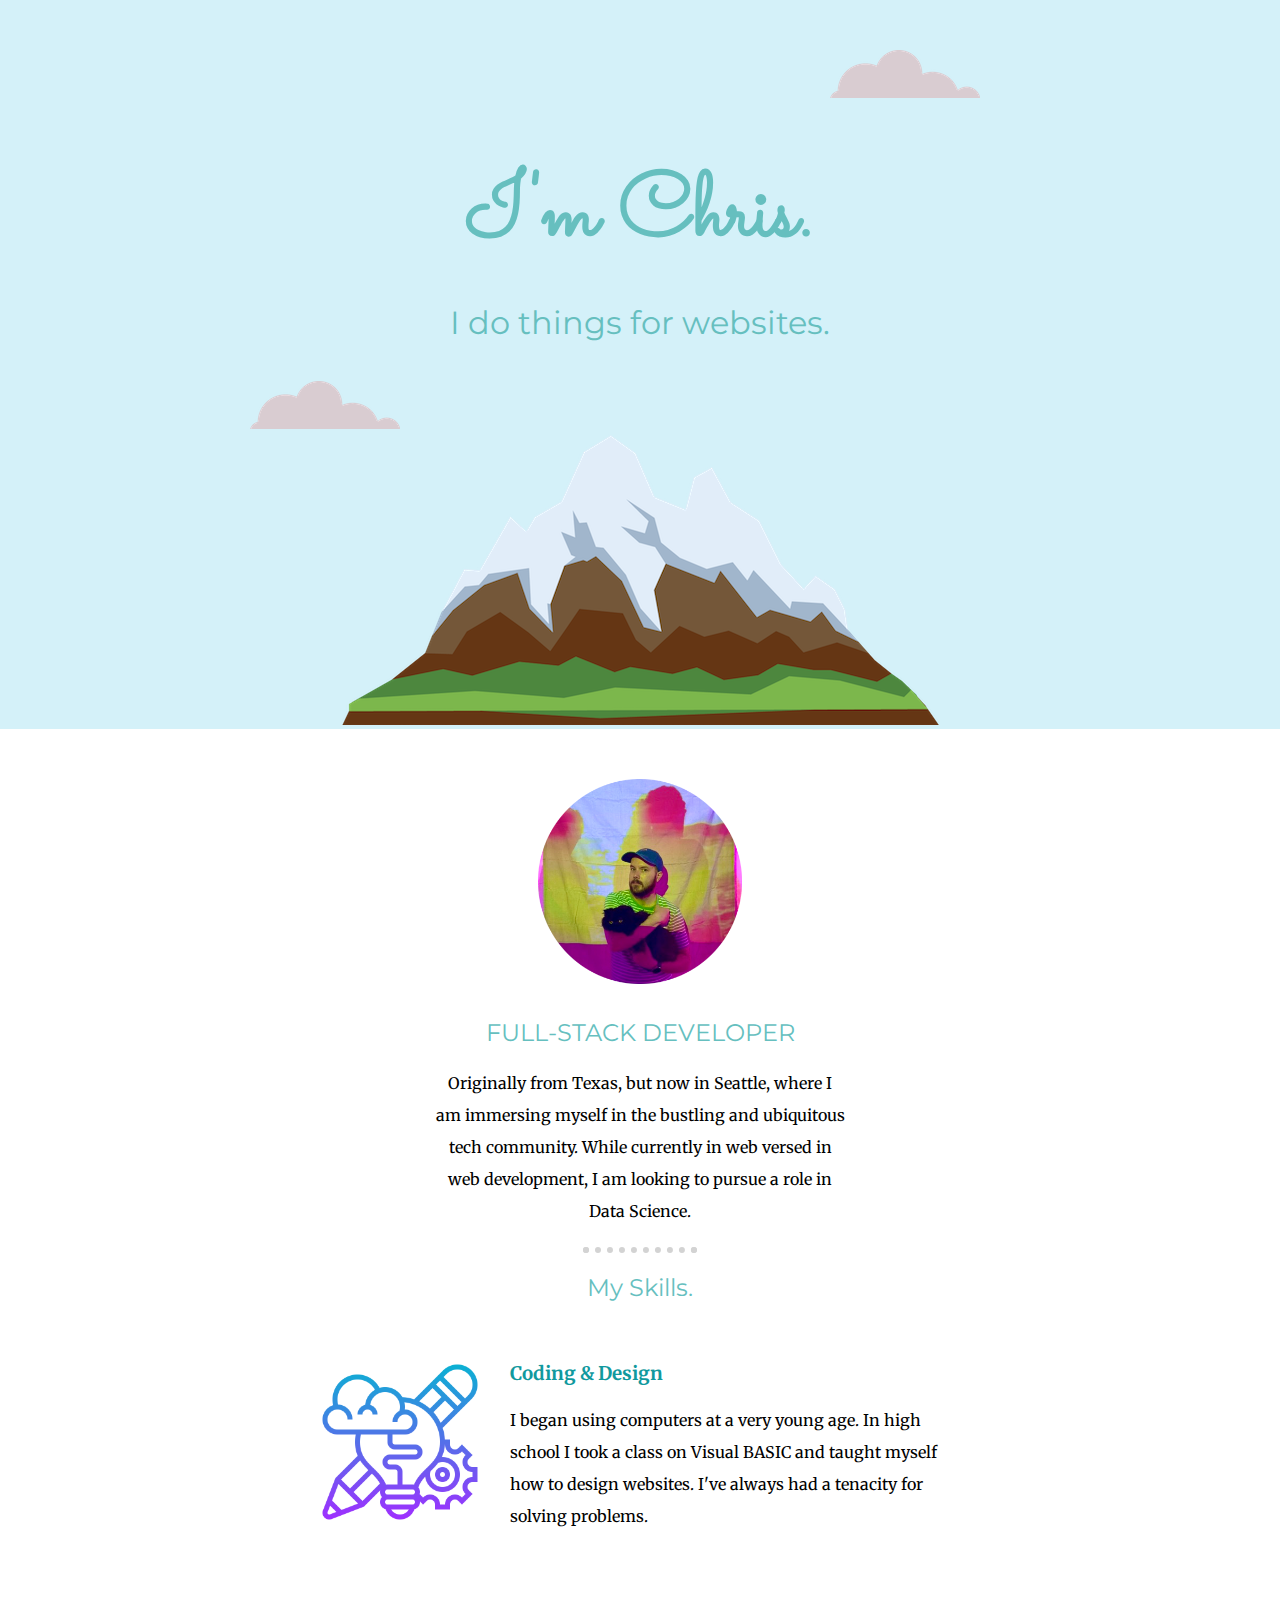
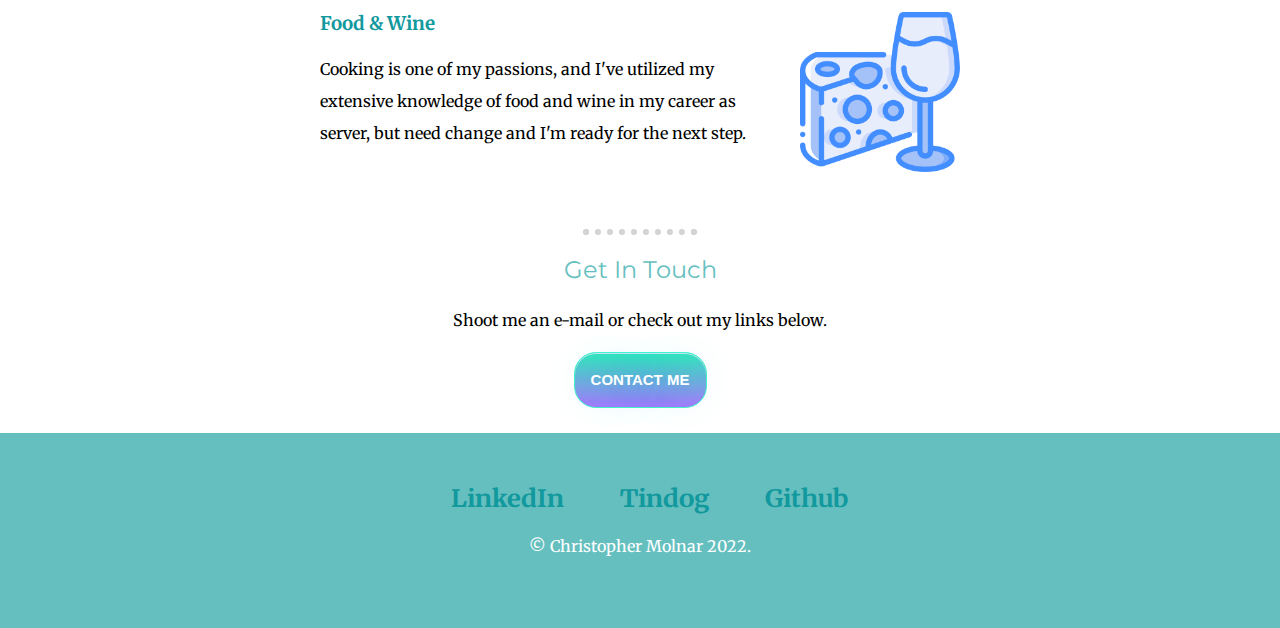
<file: index.html>
<!DOCTYPE html>
<html lang="en" dir="ltr">
  <head>
    <meta charset="utf-8">
    <title>Chris M.</title>
    <link rel="stylesheet" href="styles.css">
    <link rel="preconnect" href="https://fonts.googleapis.com">
<link rel="preconnect" href="https://fonts.gstatic.com" crossorigin>
<link href="https://fonts.googleapis.com/css2?family=Merriweather&family=Montserrat&family=Sacramento&display=swap" rel="stylesheet">
  </head>
  <body>
    <div class="top-container">
      <img class="top-cloud" src="images/cloud.png" alt="cloud-img">
      <h1>I'm Chris.</h1>
      <h2 class="title">I do things for websites.</h2>
      <img class="bottom-cloud" src="images/cloud.png" alt="cloud-img">
      <img src="images/mountain.png" alt="mountain-img">
</div>
<div class="middle-container">
  <div class="profile">
    <img src="images/profile.png" alt="profile-img" class="profile">
    <h2>FULL-STACK DEVELOPER</h2>
    <p class="intro">Originally from Texas, but now in Seattle, where I am immersing myself in the bustling and ubiquitous tech community. While currently in web
      versed in web development, I am looking to pursue a role in Data Science.
    </p>
  </div>
  <hr>
  <div class="skills">
    <h2>My Skills.</h2>
    <div class="skill-row">
      <img class="design" src="images/design-thinking.png" alt="design-img">
      <h3>Coding & Design</h3>
      <p>I began using computers at a very young age. In high school I took a class on Visual BASIC and taught myself how to design websites. I've always had a tenacity for solving problems.</p>
    </div>
    <div class="skill-row">
      <img class="wine" src="images/wine.png" alt="wine-img">
      <h3>Food & Wine</h3>
      <p>Cooking is one of my passions, and I've utilized my extensive knowledge of food and wine in my career as server, but need change and I'm ready for the next step.</p>
    </div>
  </div>
  <hr>
  <div class="contact-me">
    <h2>Get In Touch</h2>
    <p>Shoot me an e-mail or check out my links below.</p>
    <a class="btn" href="mailto:christopherstevenmolnar@gmail.com">CONTACT ME</a>
  </div>
</div>


<div class="bottom-container">
  <a class="footer-link" href="https://www.linkedin.com/in/christopher-molnar/">&nbsp;&nbsp;&nbsp;LinkedIn</a>
  <a class="footer-link" href="https://https://christophenmol.github.io/TinDog-Project/">&nbsp;&nbsp;Tindog&nbsp;</a>
  <a class="footer-link" href="https://github.com/ChristophenMol">&nbsp;Github</a>
  <p class="footer">© Christopher Molnar 2022.</p>
</div>
</body>
</html>
 <!--https://www.flaticon.com/free-icons/design-thinking design-thinking icons Design-thinking icons created by Eucalyp - Flaticon -->
 <!--https://www.flaticon.com/free-icons/wine Wine icons created by Smashicons - Flaticon -->
</file>
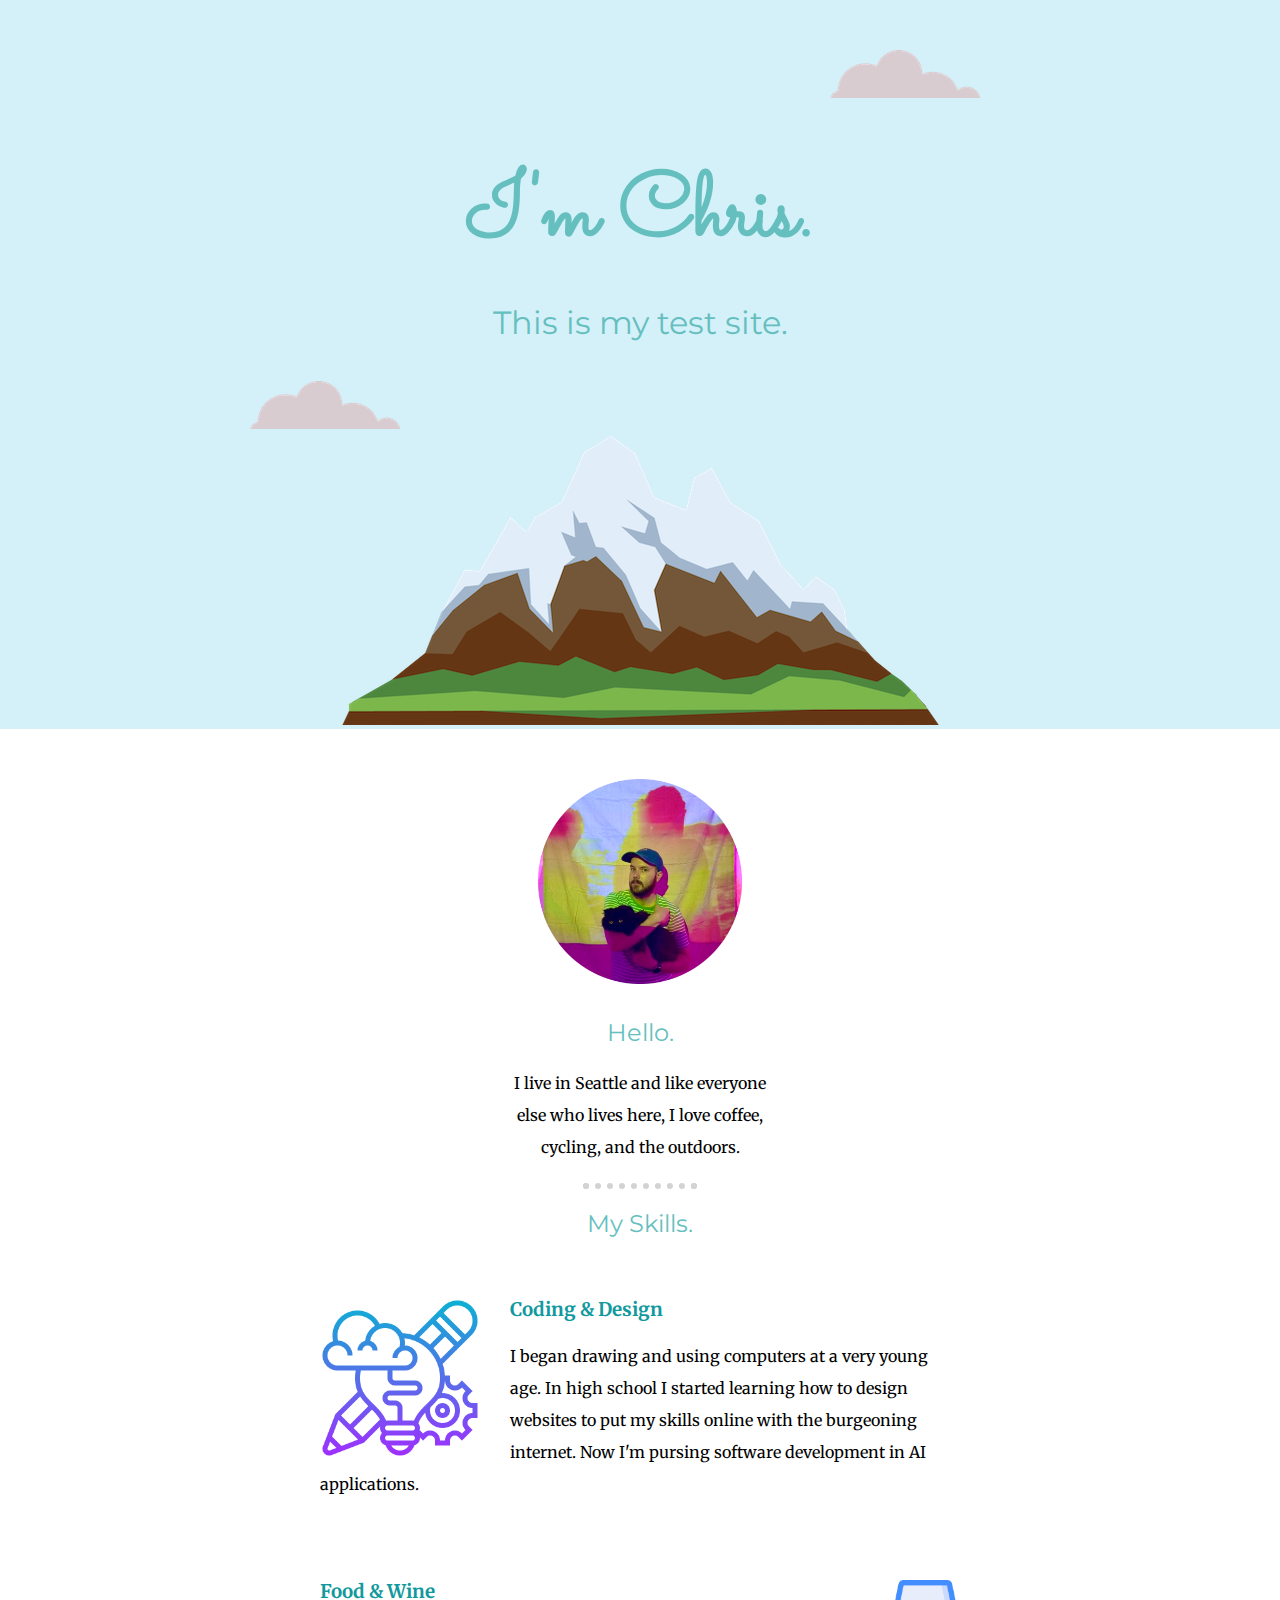
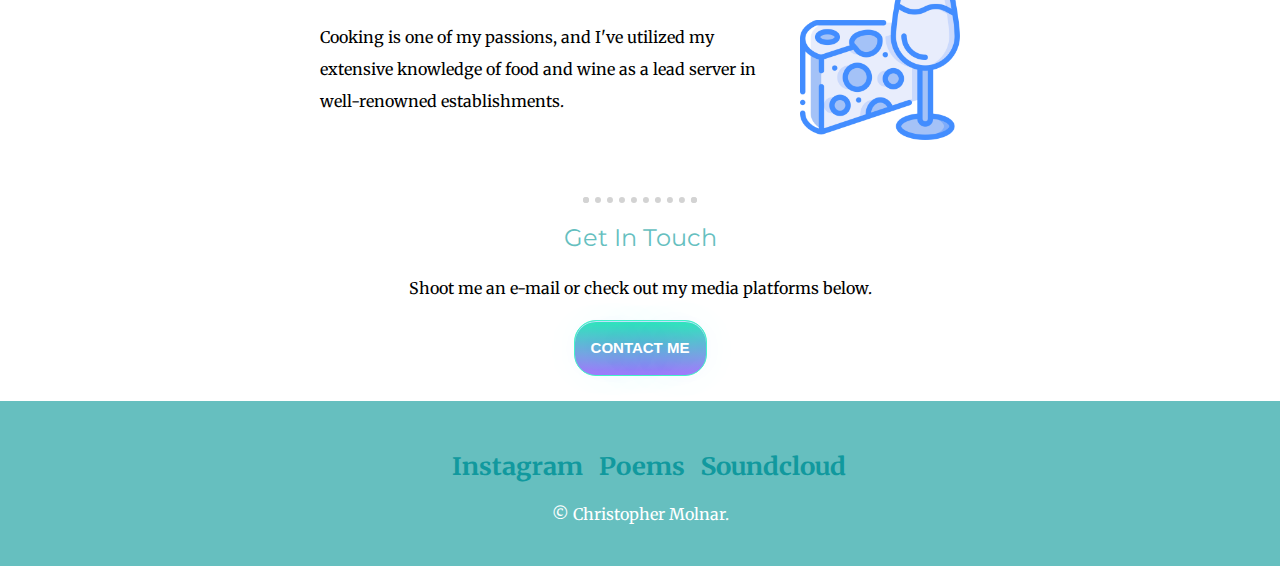
<file: css2/index.html>
<!DOCTYPE html>
<html lang="en" dir="ltr">
  <head>
    <meta charset="utf-8">
    <title>Chris M.</title>
    <link rel="stylesheet" href="styles.css">
    <link rel="preconnect" href="https://fonts.googleapis.com">
<link rel="preconnect" href="https://fonts.gstatic.com" crossorigin>
<link href="https://fonts.googleapis.com/css2?family=Merriweather&family=Montserrat&family=Sacramento&display=swap" rel="stylesheet">
  </head>
  <body>
    <div class="top-container">
      <img class="top-cloud" src="images/cloud.png" alt="cloud-img">
      <h1>I'm Chris.</h1>
      <h2 class="title">This is my test site.</h2>
      <img class="bottom-cloud" src="images/cloud.png" alt="cloud-img">
      <img src="images/mountain.png" alt="mountain-img">
</div>
<div class="middle-container">
  <div class="profile">
    <img src="images/profile.png" alt="profile-img" class="profile">
    <h2>Hello.</h2>
    <p class="intro">I live in Seattle and like everyone else who lives here, I love coffee, cycling, and the outdoors. </p>
  </div>
  <hr>
  <div class="skills">
    <h2>My Skills.</h2>
    <div class="skill-row">
      <img class="design" src="images/design-thinking.png" alt="design-img">
      <h3>Coding & Design</h3>
      <p>I began drawing and using computers at a very young age. In high school I started learning how to design websites to put my skills online with the burgeoning internet. Now I'm pursing software development in AI applications.</p>
    </div>
    <div class="skill-row">
      <img class="wine" src="images/wine.png" alt="wine-img">
      <h3>Food & Wine</h3>
      <p>Cooking is one of my passions, and I've utilized my extensive knowledge of food and wine as a lead server in well-renowned establishments.</p>
    </div>
  </div>
  <hr>
  <div class="contact-me">
    <h2>Get In Touch</h2>
    <p>Shoot me an e-mail or check out my media platforms below.</p>
    <a class="btn" href="mailto:christopherstevenmolnar@gmail.com">CONTACT ME</a>
  </div>
</div>


<div class="bottom-container">
  <a class="footer-link" href="https://www.instagram.com/kimchee.and.coffee/?hl=en">&nbsp;&nbsp;&nbsp;Instagram</a>
  <a class="footer-link" href="https://www.postpoems.org/authors/moltarlava">&nbsp;&nbsp;Poems&nbsp;</a>
  <a class="footer-link" href="https://www.soundcloud.com/pheno_type/tracks">&nbsp;Soundcloud</a>
  <p class="footer">© Christopher Molnar.</p>
</div>
</body>
</html>
 <!--https://www.flaticon.com/free-icons/design-thinking design-thinking icons Design-thinking icons created by Eucalyp - Flaticon -->
 <!--https://www.flaticon.com/free-icons/wine Wine icons created by Smashicons - Flaticon -->
</file>
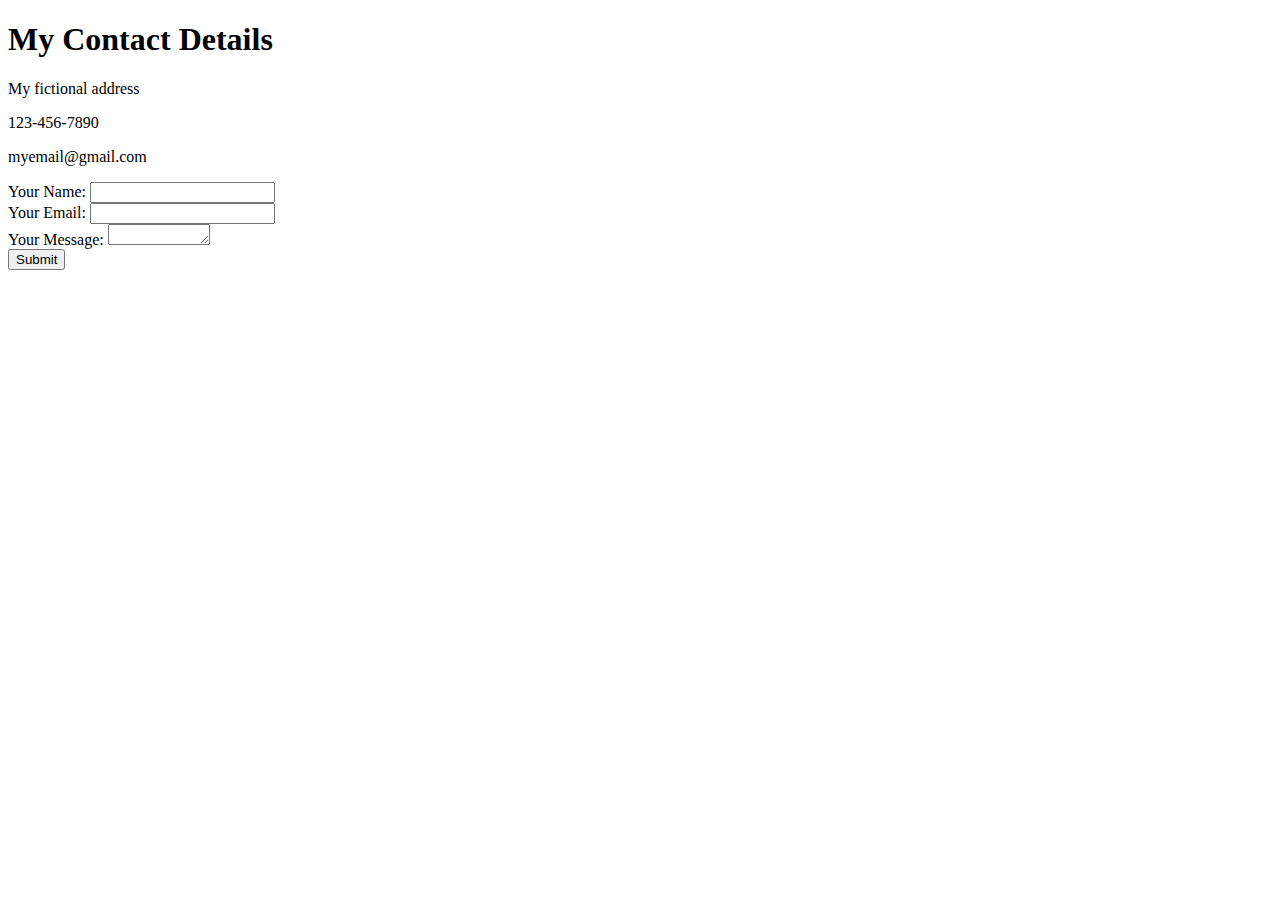
<file: contactinfo.html>
<!DOCTYPE html>
<html lang="en" dir="ltr">
  <head>
    <meta charset="utf-8">
    <title>My Contact Information</title>
  </head>
  <body>
    <h1>My Contact Details</h1>
    <p>My fictional address</p>
    <p>123-456-7890</p>
    <p>myemail@gmail.com</p>
<form class="" action="mailto:moltarlava@gmail.com" method="post">
  <label>Your Name:</label>
  <input type="text" name="" value=""><br>
  <label>Your Email:</label>
  <input type="email" name="yourEmail" value=""><br>
  <label>Your Message:</label>
<textarea name="yourMessage" rows="1" cols="10"></textarea><br>
  <input type="submit" name="">
</form>

  </body>
</html>
</file>
<file: styles.css>
body {
  margin: 0;
  text-align: center;
  font-family: "Merriweather", serif;
}
hr {
  border: dotted lightgray 6px;
  border-bottom: none;
  width: 8%;
  margin: 20px auto 20px auto;
}
p {
  line-height: 2;
}
h1 {
  font-size: 5.625rem;
  font-family: "Sacramento", serif;
  color: #66BFBF;
  margin-bottom: -6px;

}
h2 {
  font-family: "Montserrat", serif;
  color: #66BFBF;
  font-weight: normal;
}
.title {
  font-size: 2rem;
}

.intro {
  width: 80%;
  margin: auto;
}
.design {
  width: 25%;
  float: left;
  margin-right: 30px;

}
.wine {
  width: 25%;
  float: right;
  margin-left: 20px;

}
h3 {
  color: #11999E;

}
a {
  color: #11999E;
  font-family: "Merriweather",serif;
  font-weight: bold;
  font-size: 1.5em;
  font-stretch: expanded;
}
.top-container {background-color: #d4f1f9;
  position: relative;
  padding-top: 90px;

}
.bottom-cloud {
  position: absolute;
  left: 250px;
  bottom: 300px;

}
.top-cloud {
  position: absolute;
  right: 300px;
  top: 50px;
}
.skill-row {
  width: 50%;
  margin: 60px auto 80px auto;
  text-align: left;

}
.profile {
  width: 40%;
  margin: 25px auto 10px auto;
 
}

.middle-container {
  padding-bottom: 25px;

}
.bottom-container {
  background-color: #66BFBF;
  padding: 50px 0 50px;
}

.footer {
  color: white;
  
}
.footer-link {
  word-wrap:normal;
  padding: 0 20px 0 20px;
  margin: auto;
  display: inline-block;
  text-decoration: none;
}
.btn {
  margin: auto;
	-moz-box-shadow:inset 0 1px 0 0 #cae3fc;
	-webkit-box-shadow:inset 0 1px 0 0 #cae3fc;
	box-shadow:inset 0 1px 0 0 #cae3fc;
	background:-webkit-gradient( linear, left top, left bottom, color-stop(0.05, #36e3be), color-stop(1, #a779fc) );
	background:-moz-linear-gradient( linear, left top, left bottom, color-stop(0.05, #36e3be), color-stop(1, #a779fc) );
  background: -ms-linear-gradient( linear, left top, left bottom, color-stop(0.05, #36e3be), color-stop(1, #a779fc) );
background: -o-linear-gradient( linear, left top, left bottom, color-stop(0.05, #36e3be), color-stop(1, #a779fc) );
background: -webkit-linear-gradient( linear, left top, left bottom, color-stop(0.05, #36e3be), color-stop(1, #a779fc) );
	filter:progid:DXImageTransform.Microsoft.gradient(startColorstr='#36e3be', endColorstr='#a779fc');
	background-color:#36e3be;
	-webkit-border-top-left-radius:22px;
	-moz-border-radius-topleft:22px;
	border-top-left-radius:22px;
	-webkit-border-top-right-radius:22px;
	-moz-border-radius-topright:22px;
	border-top-right-radius:22px;
	-webkit-border-bottom-right-radius:22px;
	-moz-border-radius-bottomright:22px;
	border-bottom-right-radius:22px;
	-webkit-border-bottom-left-radius:22px;
	-moz-border-radius-bottomleft:22px;
	border-bottom-left-radius:22px;
text-indent:0;
	border:1px solid #47f5ca;
	display:inline-block;
	color:#ffffff;
	font-family:Arial;
	font-size:15px;
	font-weight:bold;
	font-style:normal;
height:54px;
	line-height:54px;
width:131px;
	text-decoration:none;
	text-align:center;
	text-shadow:1px 1px 45px #29a0cc;
}
.btn:hover {
	background:-webkit-gradient( linear, left top, left bottom, color-stop(0.05, #a779fc), color-stop(1, #36e3be) );
	background:-moz-linear-gradient( center top, #a779fc 5%, #36e3be 100% );
  background: -ms-linear-gradient( linear, left top, left bottom, color-stop(0.05, #a779fc), color-stop(1, #36e3be) );
background: -o-linear-gradient( linear, left top, left bottom, color-stop(0.05, #a779fc), color-stop(1, #36e3be) );
background: -webkit-linear-gradient( linear, left top, left bottom, color-stop(0.05, #a779fc), color-stop(1, #36e3be) );
	filter:progid:DXImageTransform.Microsoft.gradient(startColorstr='#a779fc', endColorstr='#36e3be');
	background-color:#a779fc;
}.btn:active {
	position:relative;
	top:1px;
}
</file>
<file: css2/styles.css>
body {
  margin: 0;
  text-align: center;
  font-family: "Merriweather", serif;
}
hr {
  border: dotted lightgray 6px;
  border-bottom: none;
  width: 8%;
  margin: 20px auto 20px auto;
}
p {
  line-height: 2;
}
h1 {
  font-size: 5.625rem;
  font-family: "Sacramento", serif;
  color: #66BFBF;
  margin-bottom: -6px;

}
h2 {
  font-family: "Montserrat", serif;
  color: #66BFBF;
  font-weight: normal;
}
.title {
  font-size: 2rem;
}

.intro {
  width: 50%;
  margin: auto;
}
.design {
  width: 25%;
  float: left;
  margin-right: 30px;

}
.wine {
  width: 25%;
  float: right;
  margin-left: 20px;

}
h3 {
  color: #11999E;

}
a {
  color: #11999E;
  font-family: "Merriweather",serif;
  font-weight: bold;
  font-size: 1.5em;
  font-stretch: expanded;
}
.top-container {background-color: #d4f1f9;
  position: relative;
  padding-top: 90px;

}
.bottom-cloud {
  position: absolute;
  left: 250px;
  bottom: 300px;

}
.top-cloud {
  position: absolute;
  right: 300px;
  top: 50px;
}
.skill-row {
  width: 50%;
  margin: 60px auto 80px auto;
  text-align: left;

}
.profile {
  width: 40%;
  margin: 25px auto 10px auto;
}

.middle-container {
  padding-bottom: 25px;

}
.bottom-container {
  background-color: #66BFBF;
  padding: 50px 0 20px;
}

.footer {
  color: white;
  
}
.footer-link {
  word-wrap:normal;
  margin: auto;
  display: inline-block;
  text-decoration: none;
}
.btn {
  margin: auto;
	-moz-box-shadow:inset 0 1px 0 0 #cae3fc;
	-webkit-box-shadow:inset 0 1px 0 0 #cae3fc;
	box-shadow:inset 0 1px 0 0 #cae3fc;
	background:-webkit-gradient( linear, left top, left bottom, color-stop(0.05, #36e3be), color-stop(1, #a779fc) );
	background:-moz-linear-gradient( linear, left top, left bottom, color-stop(0.05, #36e3be), color-stop(1, #a779fc) );
  background: -ms-linear-gradient( linear, left top, left bottom, color-stop(0.05, #36e3be), color-stop(1, #a779fc) );
background: -o-linear-gradient( linear, left top, left bottom, color-stop(0.05, #36e3be), color-stop(1, #a779fc) );
background: -webkit-linear-gradient( linear, left top, left bottom, color-stop(0.05, #36e3be), color-stop(1, #a779fc) );
	filter:progid:DXImageTransform.Microsoft.gradient(startColorstr='#36e3be', endColorstr='#a779fc');
	background-color:#36e3be;
	-webkit-border-top-left-radius:22px;
	-moz-border-radius-topleft:22px;
	border-top-left-radius:22px;
	-webkit-border-top-right-radius:22px;
	-moz-border-radius-topright:22px;
	border-top-right-radius:22px;
	-webkit-border-bottom-right-radius:22px;
	-moz-border-radius-bottomright:22px;
	border-bottom-right-radius:22px;
	-webkit-border-bottom-left-radius:22px;
	-moz-border-radius-bottomleft:22px;
	border-bottom-left-radius:22px;
text-indent:0;
	border:1px solid #47f5ca;
	display:inline-block;
	color:#ffffff;
	font-family:Arial;
	font-size:15px;
	font-weight:bold;
	font-style:normal;
height:54px;
	line-height:54px;
width:131px;
	text-decoration:none;
	text-align:center;
	text-shadow:1px 1px 45px #29a0cc;
}
.btn:hover {
	background:-webkit-gradient( linear, left top, left bottom, color-stop(0.05, #a779fc), color-stop(1, #36e3be) );
	background:-moz-linear-gradient( center top, #a779fc 5%, #36e3be 100% );
  background: -ms-linear-gradient( linear, left top, left bottom, color-stop(0.05, #a779fc), color-stop(1, #36e3be) );
background: -o-linear-gradient( linear, left top, left bottom, color-stop(0.05, #a779fc), color-stop(1, #36e3be) );
background: -webkit-linear-gradient( linear, left top, left bottom, color-stop(0.05, #a779fc), color-stop(1, #36e3be) );
	filter:progid:DXImageTransform.Microsoft.gradient(startColorstr='#a779fc', endColorstr='#36e3be');
	background-color:#a779fc;
}.btn:active {
	position:relative;
	top:1px;
}
</file>
